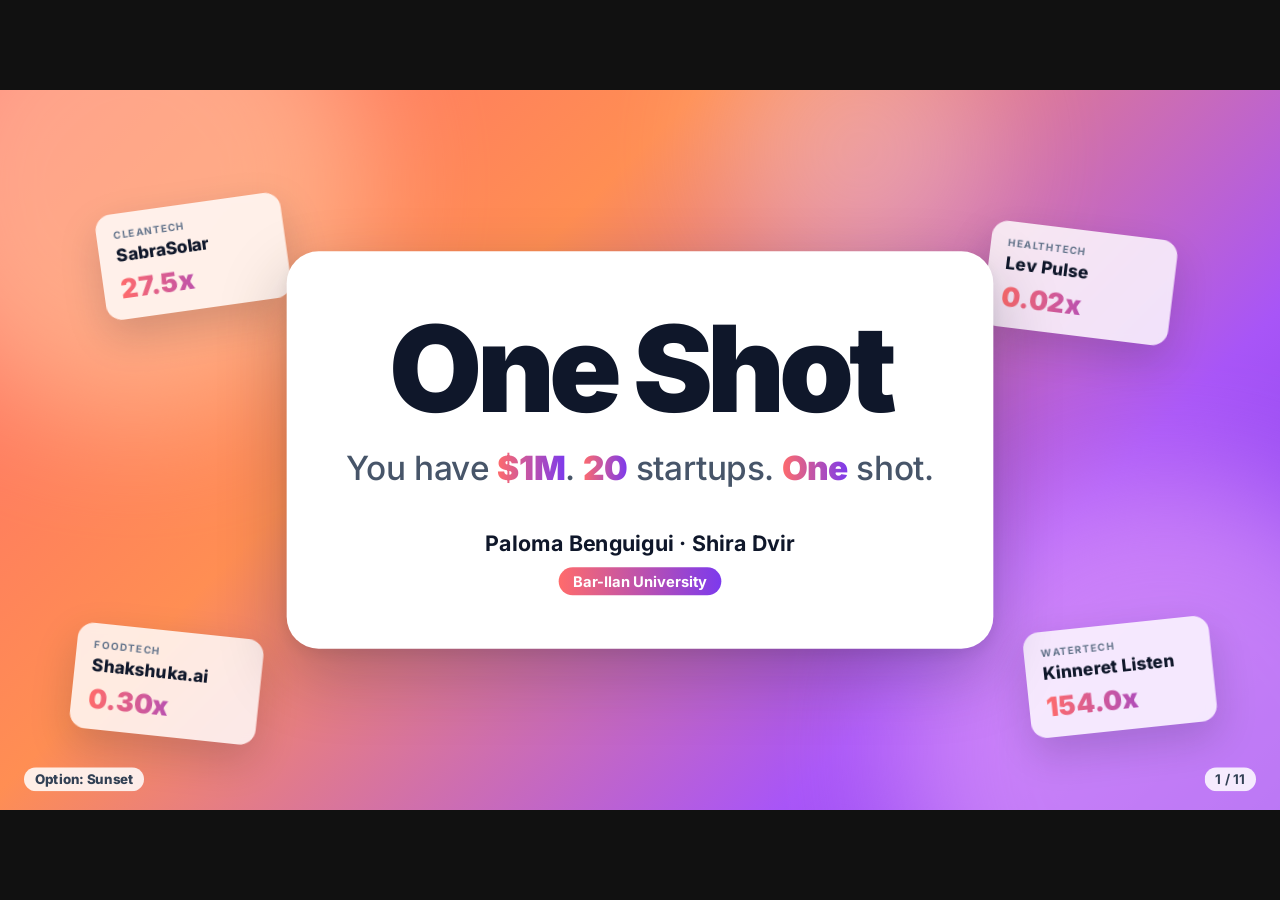
<file: design-options/slide1.html>
<!DOCTYPE html>
<html lang="en">
<head>
<meta charset="utf-8">
<title>One Shot: slide 1 design options</title>
<!--
  Design mockup only (not used by the presentation).
  Open with ?theme=sunset, ?theme=ocean or ?theme=citrus.
-->
<style>
  @font-face {
    font-family: "Inter";
    src: url("../vendor/fonts/InterVariable.woff2") format("woff2");
    font-weight: 100 900;
  }

  /* Each theme: background gradient, accent gradient for highlighted words, soft blobs. */
  .theme-sunset { --g1: #ff6b6b; --g2: #ff8e53; --g3: #a855f7; --g4: #7c3aed; --blob1: #ffd1a6; --blob2: #f0abfc; }
  .theme-ocean  { --g1: #1d4ed8; --g2: #2563eb; --g3: #06b6d4; --g4: #2dd4bf; --blob1: #a5f3fc; --blob2: #93c5fd; }
  .theme-citrus { --g1: #facc15; --g2: #fb923c; --g3: #f472b6; --g4: #ec4899; --blob1: #fef08a; --blob2: #fbcfe8; }

  * { box-sizing: border-box; }
  html, body { margin: 0; height: 100%; overflow: hidden; background: #111; }
  body { font-family: "Inter", system-ui, sans-serif; color: #0f172a; }

  .stage {
    position: absolute; left: 50%; top: 50%; width: 1920px; height: 1080px;
    transform-origin: center; overflow: hidden;
    background: linear-gradient(135deg, var(--g1) 0%, var(--g2) 35%, var(--g3) 75%, var(--g4) 100%);
  }

  /* Soft light blobs for depth. */
  .blob { position: absolute; border-radius: 50%; filter: blur(90px); opacity: 0.55; }
  .b1 { width: 720px; height: 720px; left: -160px; top: -220px; background: var(--blob1); }
  .b2 { width: 820px; height: 820px; right: -240px; bottom: -320px; background: var(--blob2); }
  .b3 { width: 420px; height: 420px; right: 420px; top: -120px; background: #fff; opacity: 0.25; }

  /* Small floating "startup" cards around the main card. */
  .mini {
    position: absolute; width: 280px; padding: 22px 26px; border-radius: 24px;
    background: rgba(255, 255, 255, 0.82); backdrop-filter: blur(8px);
    box-shadow: 0 24px 60px rgba(15, 23, 42, 0.18);
  }
  .mini .sector { font-size: 15px; font-weight: 700; letter-spacing: 0.12em; text-transform: uppercase; color: #64748b; }
  .mini .name { font-size: 26px; font-weight: 800; margin: 6px 0 10px; }
  .mini .ret {
    font-size: 40px; font-weight: 900;
    background: linear-gradient(90deg, var(--g1), var(--g4)); -webkit-background-clip: text; background-clip: text; color: transparent;
  }
  .m1 { left: 150px; top: 170px; transform: rotate(-8deg); }
  .m2 { right: 160px; top: 210px; transform: rotate(7deg); }
  .m3 { left: 110px; bottom: 110px; transform: rotate(6deg); }
  .m4 { right: 100px; bottom: 120px; transform: rotate(-6deg); }

  /* The main floating white card. */
  .card {
    position: absolute; left: 50%; top: 50%; transform: translate(-50%, -50%);
    width: 1060px; padding: 90px 80px 80px; border-radius: 48px; text-align: center;
    background: #fff;
    box-shadow: 0 40px 100px rgba(15, 23, 42, 0.25), 0 8px 24px rgba(15, 23, 42, 0.08);
  }
  .card h1 { font-size: 180px; font-weight: 900; letter-spacing: -0.05em; line-height: 0.95; margin: 0; }
  .tagline { font-size: 50px; font-weight: 500; color: #475569; margin: 34px 0 0; letter-spacing: -0.01em; }
  .tagline b {
    font-weight: 900;
    background: linear-gradient(90deg, var(--g1), var(--g4)); -webkit-background-clip: text; background-clip: text; color: transparent;
  }
  .authors { margin-top: 64px; font-size: 32px; font-weight: 700; }
  .authors span {
    display: inline-block; margin-top: 16px; padding: 8px 22px; border-radius: 999px;
    font-size: 22px; font-weight: 700; color: #fff;
    background: linear-gradient(90deg, var(--g1), var(--g4));
  }

  .num {
    position: absolute; right: 36px; bottom: 28px; padding: 6px 16px; border-radius: 999px;
    background: rgba(255, 255, 255, 0.85); font-size: 20px; font-weight: 700; color: #334155;
  }
  .theme-name {
    position: absolute; left: 36px; bottom: 28px; padding: 6px 16px; border-radius: 999px;
    background: rgba(255, 255, 255, 0.85); font-size: 20px; font-weight: 800; color: #334155; text-transform: capitalize;
  }
</style>
</head>
<body>
  <div class="stage" id="stage">
    <div class="blob b1"></div>
    <div class="blob b2"></div>
    <div class="blob b3"></div>

    <div class="mini m1"><div class="sector">CleanTech</div><div class="name">SabraSolar</div><div class="ret">27.5x</div></div>
    <div class="mini m2"><div class="sector">HealthTech</div><div class="name">Lev Pulse</div><div class="ret">0.02x</div></div>
    <div class="mini m3"><div class="sector">FoodTech</div><div class="name">Shakshuka.ai</div><div class="ret">0.30x</div></div>
    <div class="mini m4"><div class="sector">WaterTech</div><div class="name">Kinneret Listen</div><div class="ret">154.0x</div></div>

    <main class="card">
      <h1>One Shot</h1>
      <p class="tagline">You have <b>$1M</b>. <b>20</b> startups. <b>One</b> shot.</p>
      <div class="authors">Paloma Benguigui · Shira Dvir<br><span>Bar-Ilan University</span></div>
    </main>

    <div class="theme-name" id="theme-name"></div>
    <div class="num">1 / 11</div>
  </div>
  <script>
    const theme = new URLSearchParams(location.search).get("theme") || "sunset";
    document.body.className = "theme-" + theme;
    document.getElementById("theme-name").textContent = "Option: " + theme;
    const fit = () => {
      const s = Math.min(innerWidth / 1920, innerHeight / 1080);
      document.getElementById("stage").style.transform = `translate(-50%, -50%) scale(${s})`;
    };
    addEventListener("resize", fit);
    fit();
  </script>
</body>
</html>
</file>
